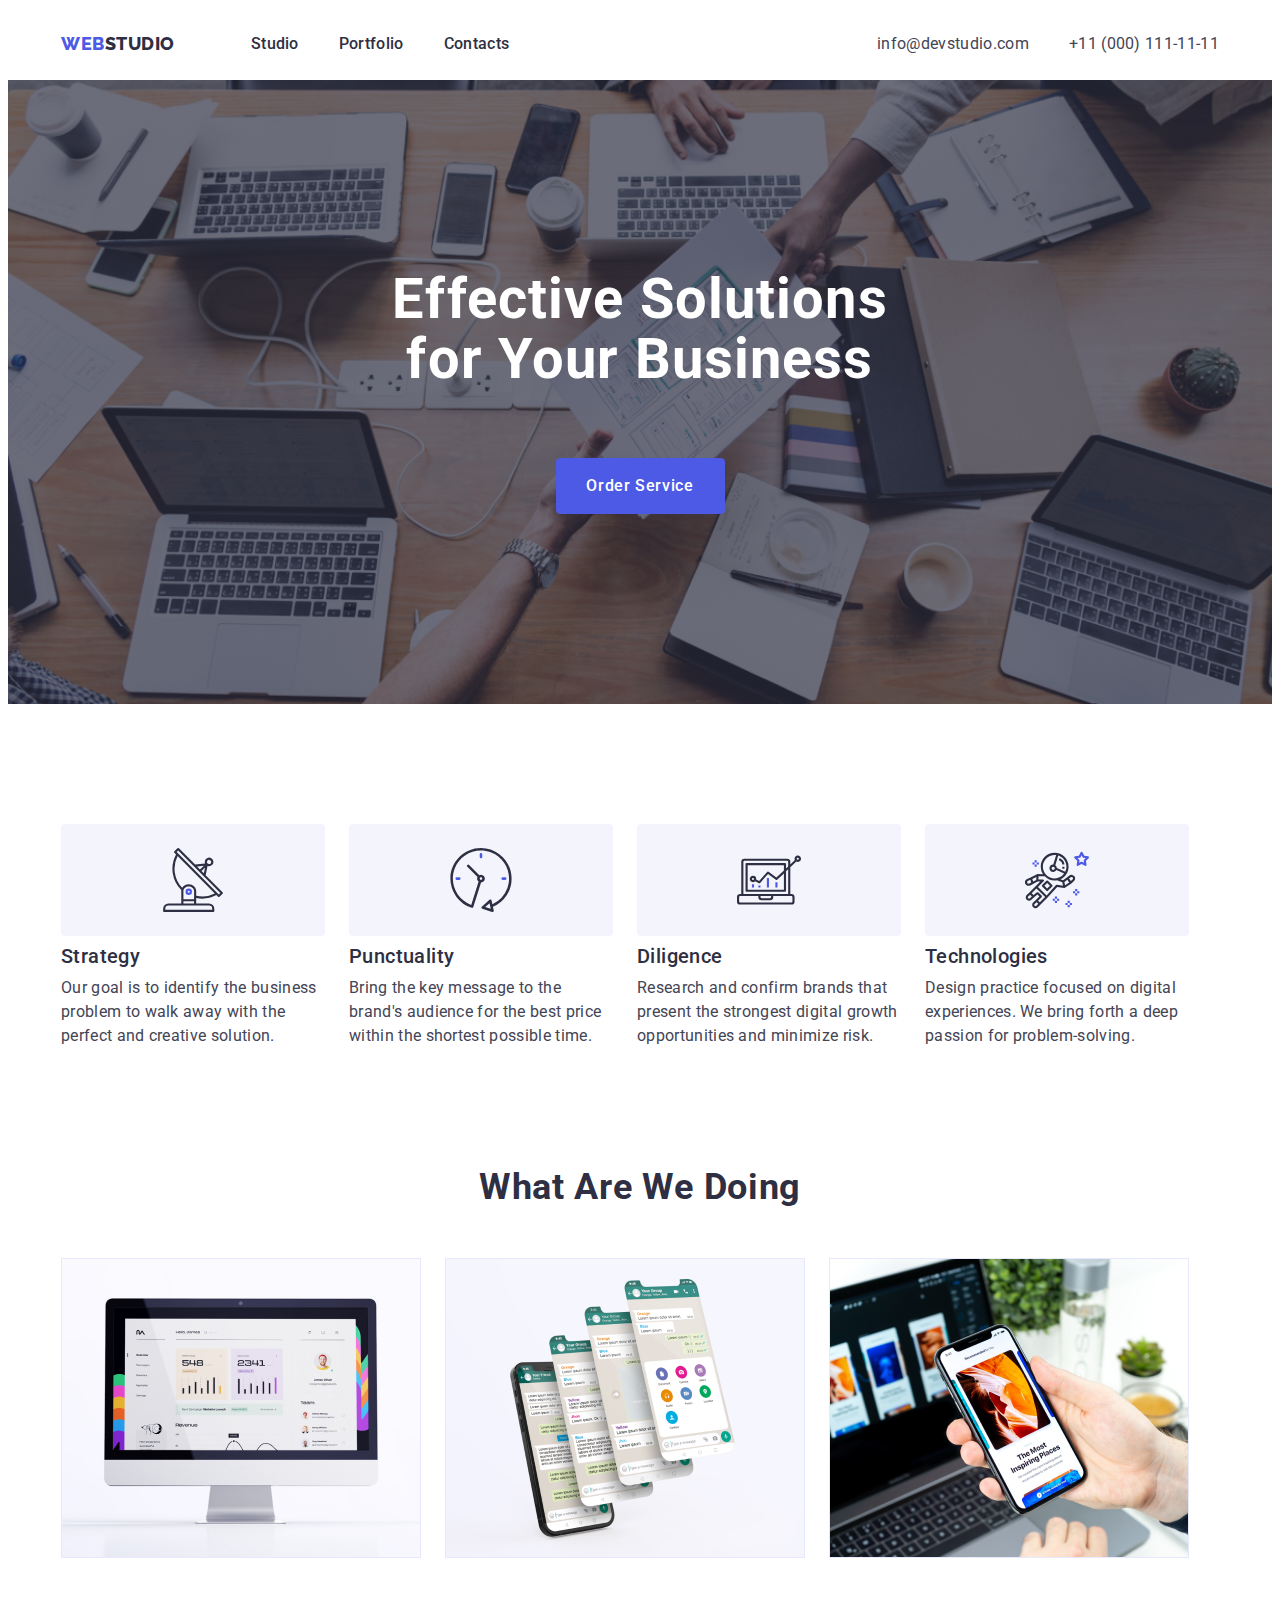
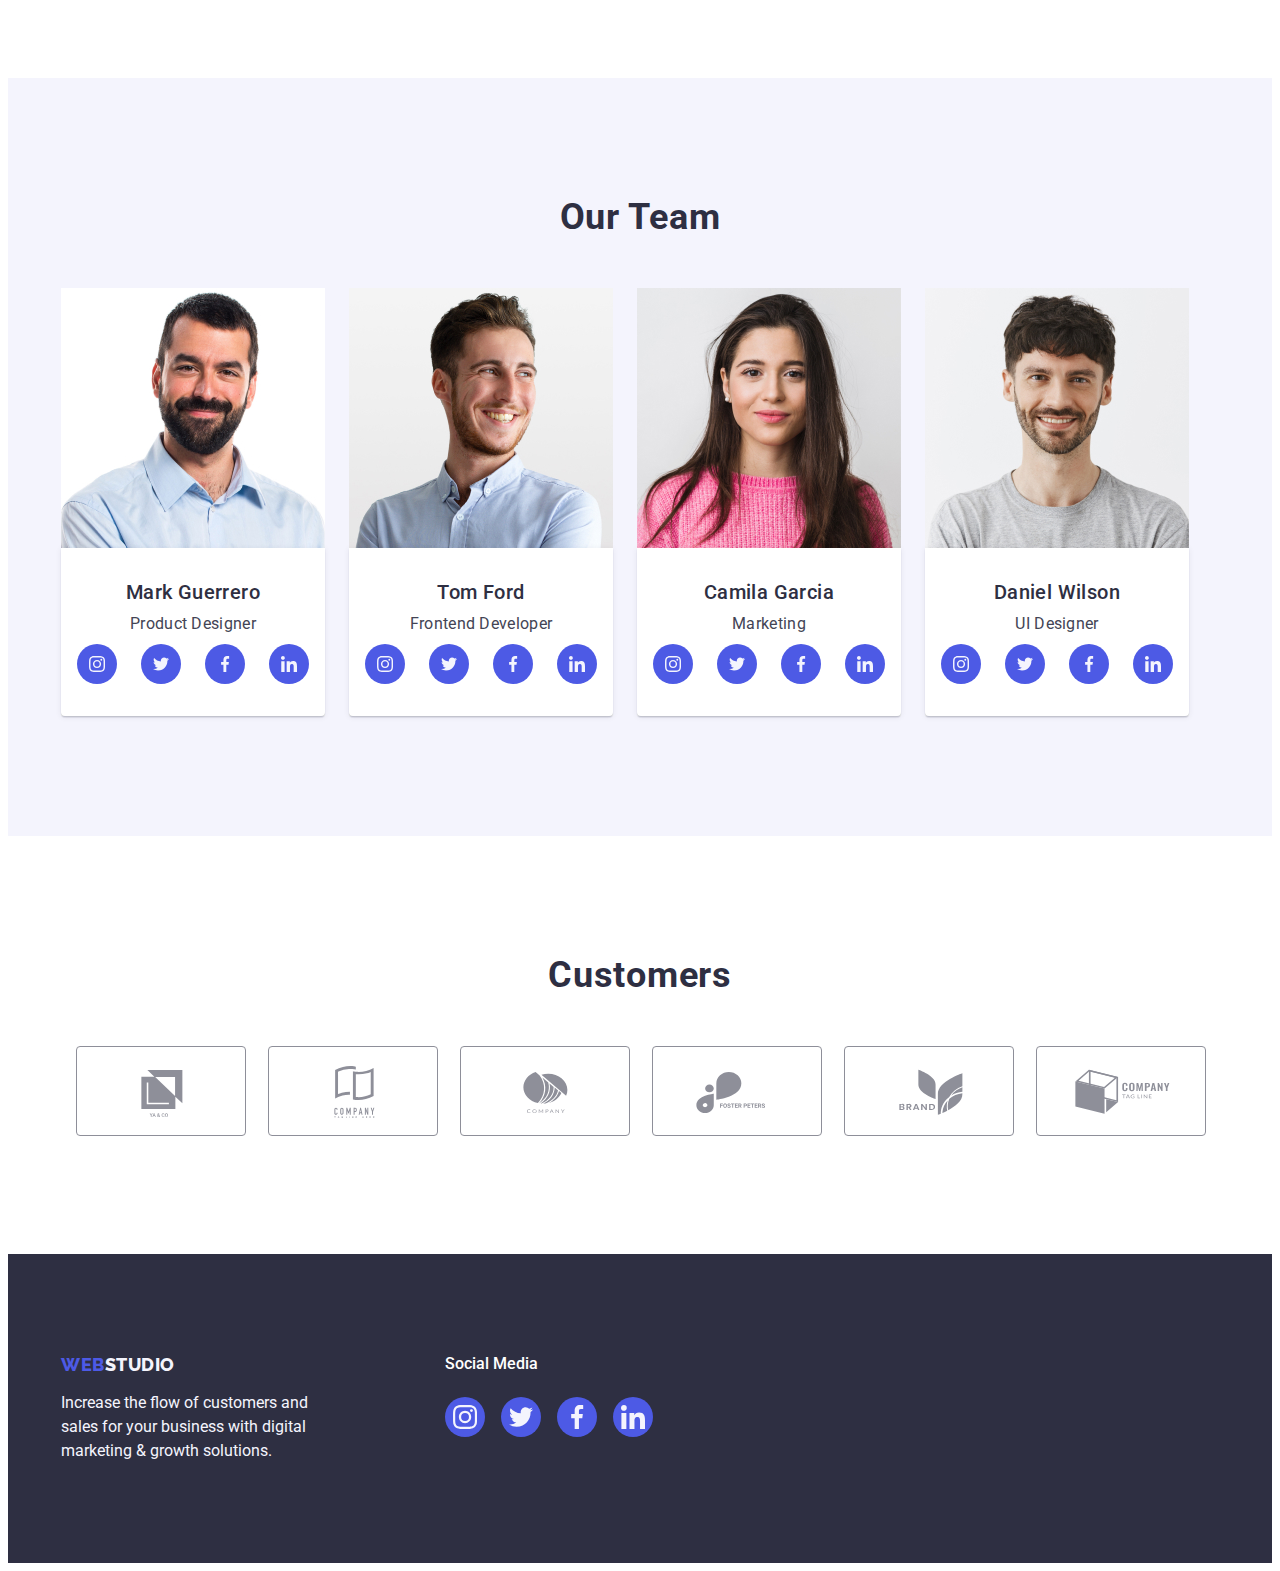
<file: index.html>
<!DOCTYPE html>
<html lang="en">

<head>
    <meta charset="UTF-8">
    <meta http-equiv="X-UA-Compatible" content="IE=edge">
    <meta name="viewport" content="width=device-width, initial-scale=1.0">
    <link rel="preconnect" href="https://fonts.googleapis.com">
    <link rel="preconnect" href="https://fonts.gstatic.com" crossorigin>
    <link href="https://fonts.googleapis.com/css2?family=Raleway:wght@800&family=Roboto:wght@400;500;700&display=swap"
        rel="stylesheet">
    <link rel="stylesheet" href="https://cdnjs.cloudflare.com/ajax/libs/modern-normalize/1.1.0/modern-normalize.min.css"
        integrity="sha512-wpPYUAdjBVSE4KJnH1VR1HeZfpl1ub8YT/NKx4PuQ5NmX2tKuGu6U/JRp5y+Y8XG2tV+wKQpNHVUX03MfMFn9Q=="
        crossorigin="anonymous" referrerpolicy="no-referrer" />
    <link rel="stylesheet" href="./css/styles.css">

    <title>Studio</title>

</head>

<body>
    <header class="header">
        <div class="container header-container">
            <nav class="header-navigation">
                <a href="./index.html" class="logo link"> Web<span class="studio">Studio</span> </a>
                <ul class="list top-menu">
                    <li class=""> <a class="menu link studio-text" href="./index.html"> Studio </a> </li>
                    <li class=""> <a class="menu link portfolio-text" href="./portfolio.html"> <span class=""> Portfolio
                            </span> </a>
                    </li>
                    <li class=""> <a class="menu link contacts-text" href=""> Contacts </a> </li>
                </ul>
            </nav>
            <address class="address">
                <ul class="list top-menu">
                    <li class=""> <a class="adr link mail" href="mailto:info@devstudio.com">info@devstudio.com</a> </li>
                    <li class=""> <a class="adr link" href="tel:+110001111111">+11 (000) 111-11-11</a> </li>
                </ul>
                <!-- blue box -->
            </address>


        </div>
    </header>

    <main>
        <!-- section one-->
        <section class="section">
            <h1 class="caption "> Effective Solutions
                for Your Business
            </h1>
            <button type="button" class="btm">Order Service</button>
        </section>

        <!-- section two -->

        <section class="section-two">
            <div class="container">
                <h2 hidden class="asds">a</h2>
                <ul class="list section-lists">
                    <li class="li-sec-two">
                        <ul class="section-two-icons list">
                            <li class="section-two-item">
                                <svg class="section-two-icon" width="64" height="64">
                                    <use href="./images/icons-2.svg#icon-antenna-1"></use>
                                </svg>
                            </li>
                        </ul>
                        <h3 class="tip company-info-text">Strategy</h3>

                        <p class="para">Our goal is to identify the business
                            problem to walk away with the perfect and creative solution. </p>
                    </li>

                    <li class="li-sec-two">
                        <ul class="section-two-icons list">
                            <li class="section-two-item">
                                <svg class="section-two-icon" width="64" height="64">
                                    <use href="./images/icons-2.svg#icon-clock-1"></use>
                            </li>
                        </ul>
                        <h3 class="tip company-info-text">Punctuality</h3>

                        <p class="para">Bring the key message to the brand's audience for the best price within the
                            shortest
                            possible
                            time.</p>
                    </li>

                    <li class="li-sec-two">
                        <ul class="section-two-icons list">
                            <li class="section-two-item">
                                <svg class="section-two-icon" width="64" height="64">
                                    <use href="./images/icons-2.svg#icon-diagram-1"></use>
                            </li>
                        </ul>
                        <h3 class="tip company-info-text">Diligence</h3>

                        <p class="para">Research and confirm brands that present the strongest digital growth
                            opportunities
                            and minimize
                            risk.

                        </p>

                    </li>

                    <li class="li-sec-two">
                        <ul class="section-two-icons list">
                            <li class="section-two-item">
                                <svg class="section-two-icon" width="64" height="64">
                                    <use href="./images/icons-2.svg#icon-astronaut-1"></use>
                            </li>
                        </ul>
                        <h3 class="tip company-info-text">Technologies</h3>

                        <p class="para">Design practice focused on digital experiences. We bring forth a deep passion
                            for
                            problem-solving.</p>
                    </li>
                </ul>
            </div>

        </section>

        <!-- section three -->

        <section class="section-three">
            <div class="container">

                <h2 class="tip-two">What are we doing</h2>
                <ul class="list section-lists">
                    <li class=""><img src="./images/img--1.jpg" alt="no picture found" width="360"></li>

                    <li class=""><img src="./images/Rectangle--71.jpg" alt="no picture found" width="360"></li>

                    <li class=""><img src="./images/img--3.jpg" alt="no picture found" width="360"> </li>
                </ul>
            </div>
        </section>

        <!-- section four -->

        <section class="section-four">
            <div class="container">
                <h2 class="tip-two">Our Team</h2>
                <ul class="list section-lists">

                    <li class="punkt"><img src="./images/img-4.jpg" alt="no picture found" width="264">
                        <div class="text-photos">
                            <h3 class="tip">Mark Guerrero</h3>
                            <p class="para">Product Designer</p>
                            <ul class="team-soc-list list">
                                <li class="team-soc-item"><a href="" class="team-soc-link link">
                                        <svg class="team-soc-icon" width="16" height="16">
                                            <use href="./images/icons.svg#icon-instagram"></use>
                                        </svg>
                                    </a></li>
                                <li class="team-soc-item"><a href="" class="team-soc-link link">
                                        <svg class="team-soc-icon" width="16" height="16">
                                            <use href="./images/icons.svg#icon-twitter"></use>
                                        </svg>
                                    </a></li>
                                <li class="team-soc-item"><a href="" class="team-soc-link link">
                                        <svg class="team-soc-icon" width="16" height="16">
                                            <use href="./images/icons.svg#icon-facebook"></use>
                                        </svg>
                                    </a></li>
                                <li class="team-soc-item"><a href="" class="team-soc-link link">
                                        <svg class="team-soc-icon" width="16" height="16">
                                            <use href="./images/icons.svg#icon-linkedin"></use>
                                        </svg>
                                    </a></li>
                            </ul>
                        </div>
                    </li>

                    <li class="punkt"><img src="./images/img-2.jpg" alt=" no picture found " width="264">
                        <div class="text-photos">
                            <h3 class="tip">Tom Ford</h3>
                            <p class="para">Frontend Developer</p>
                            <ul class="team-soc-list list">
                                <li class="team-soc-item"><a href="" class="team-soc-link link">
                                        <svg class="team-soc-icon" width="16" height="16">
                                            <use href="./images/icons.svg#icon-instagram"></use>
                                        </svg>
                                    </a></li>
                                <li class="team-soc-item"><a href="" class="team-soc-link link">
                                        <svg class="team-soc-icon" width="16" height="16">
                                            <use href="./images/icons.svg#icon-twitter"></use>
                                        </svg>
                                    </a></li>
                                <li class="team-soc-item"><a href="" class="team-soc-link link">
                                        <svg class="team-soc-icon" width="16" height="16">
                                            <use href="./images/icons.svg#icon-facebook"></use>
                                        </svg>
                                    </a></li>
                                <li class="team-soc-item"><a href="" class="team-soc-link link">
                                        <svg class="team-soc-icon" width="16" height="16">
                                            <use href="./images/icons.svg#icon-linkedin"></use>
                                        </svg>
                                    </a></li>
                            </ul>
                        </div>
                    </li>

                    <li class="punkt"><img src="./images/img-1.jpg" alt=" no picture found " width="264">
                        <div class="text-photos">
                            <h3 class="tip">Camila Garcia</h3>
                            <p class="para">Marketing</p>
                            <ul class="team-soc-list list">
                                <li class="team-soc-item"><a href="" class="team-soc-link link">
                                        <svg class="team-soc-icon" width="16" height="16">
                                            <use href="./images/icons.svg#icon-instagram"></use>
                                        </svg>
                                    </a></li>
                                <li class="team-soc-item"><a href="" class="team-soc-link link">
                                        <svg class="team-soc-icon" width="16" height="16">
                                            <use href="./images/icons.svg#icon-twitter"></use>
                                        </svg>
                                    </a></li>
                                <li class="team-soc-item"><a href="" class="team-soc-link link">
                                        <svg class="team-soc-icon" width="16" height="16">
                                            <use href="./images/icons.svg#icon-facebook"></use>
                                        </svg>
                                    </a></li>
                                <li class="team-soc-item"><a href="" class="team-soc-link link">
                                        <svg class="team-soc-icon" width="16" height="16">
                                            <use href="./images/icons.svg#icon-linkedin"></use>
                                        </svg>
                                    </a></li>
                            </ul>
                        </div>
                    </li>

                    <li class="punkt"><img src="./images/img.jpg" alt=" no picture found " width="264">
                        <div class="text-photos">
                            <h3 class="tip">Daniel Wilson</h3>
                            <p class="para">UI Designer</p>
                            <ul class="team-soc-list list">
                                <li class="team-soc-item"><a href="" class="team-soc-link link">
                                        <svg class="team-soc-icon" width="16" height="16">
                                            <use href="./images/icons.svg#icon-instagram"></use>
                                        </svg>
                                    </a></li>
                                <li class="team-soc-item"><a href="" class="team-soc-link link">
                                        <svg class="team-soc-icon" width="16" height="16">
                                            <use href="./images/icons.svg#icon-twitter"></use>
                                        </svg>
                                    </a></li>
                                <li class="team-soc-item"><a href="" class="team-soc-link link">
                                        <svg class="team-soc-icon" width="16" height="16">
                                            <use href="./images/icons.svg#icon-facebook"></use>
                                        </svg>
                                    </a></li>
                                <li class="team-soc-item"><a href="" class="team-soc-link link">
                                        <svg class="team-soc-icon" width="16" height="16">
                                            <use href="./images/icons.svg#icon-linkedin"></use>
                                        </svg>
                                    </a></li>
                            </ul>
                        </div>
                    </li>
                </ul>
            </div>
        </section>

        <!-- section five -->

        <section class="section-five">
            <div class="container">
                <h2 class="tip-two">Customers</h2>
                <ul class="customers-list list">
                    <li class="customers-item"><a href="" class="customers-link link">
                        <svg class="customers-icon" width="104" height="56">
                            <use href="./images/icons-3.svg#icon-Logo"></use>
                        </svg>
                    </a></li>
                    <li class="customers-item"><a href="" class="customers-link link">
                        <svg class="customers-icon" width="104" height="56">
                            <use href="./images/icons-3.svg#icon-Logo-2"></use>
                        </svg>
                    </a></li>
                    <li class="customers-item"><a href="" class="customers-link link">
                        <svg class="customers-icon" width="104" height="56">
                            <use href="./images/icons-3.svg#icon-Logo-3"></use>
                        </svg>
                    </a></li>
                    <li class="customers-item"><a href="" class="customers-link link">
                        <svg class="customers-icon" width="104" height="56">
                            <use href="./images/icons-3.svg#icon-Logo-4"></use>
                        </svg>
                    </a></li>
                    <li class="customers-item"><a href="" class="customers-link link">
                        <svg class="customers-icon" width="104" height="56">
                            <use href="./images/icons-3.svg#icon-Logo-5"></use>
                        </svg>
                    </a></li>
                    <li class="customers-item"><a href="" class="customers-link link">
                        <svg class="customers-icon" width="104" height="56">
                            <use href="./images/icons-3.svg#icon-Logo-6"></use>
                        </svg>
                    </a></li>
                </ul>
            </div>
        </section>
    </main>


    <footer class="footer">
        <div class="container footer-container">
            <ul class="footer-text-display list">
                <li class="footer-text-display-inc"><a href="./index.html" class="logo link footer-logo"> Web<span
                            class="studio-two">Studio</span> </a>
                    <p class="footer-text"> Increase the flow of customers and sales for your business with digital
                        marketing &
                        growth solutions.
                    </p>
                </li>
                <li class="footer-text-display-inc">
                    <p class="socials-footer"> Social Media </p>
                    <ul class="team-soc-list-2 list footer-soc-list">
                        <li class="team-soc-item"><a href="" class="team-soc-link-footer link">
                                <svg class="team-soc-icon" width="24" height="24">
                                    <use href="./images/icons.svg#icon-instagram"></use>
                                </svg>
                            </a></li>
                        <li class="team-soc-item"><a href="" class="team-soc-link-footer link">
                                <svg class="team-soc-icon" width="24" height="24">
                                    <use href="./images/icons.svg#icon-twitter"></use>
                                </svg>
                            </a></li>
                        <li class="team-soc-item"><a href="" class="team-soc-link-footer link">
                                <svg class="team-soc-icon" width="24" height="24">
                                    <use href="./images/icons.svg#icon-facebook"></use>
                                </svg>
                            </a></li>
                        <li class="team-soc-item"><a href="" class="team-soc-link-footer link">
                                <svg class="team-soc-icon" width="24" height="24">
                                    <use href="./images/icons.svg#icon-linkedin"></use>
                                </svg>
                            </a></li>
                    </ul>
                </li>
            </ul>
        </div>
    </footer>
</body>

</html>
</file>
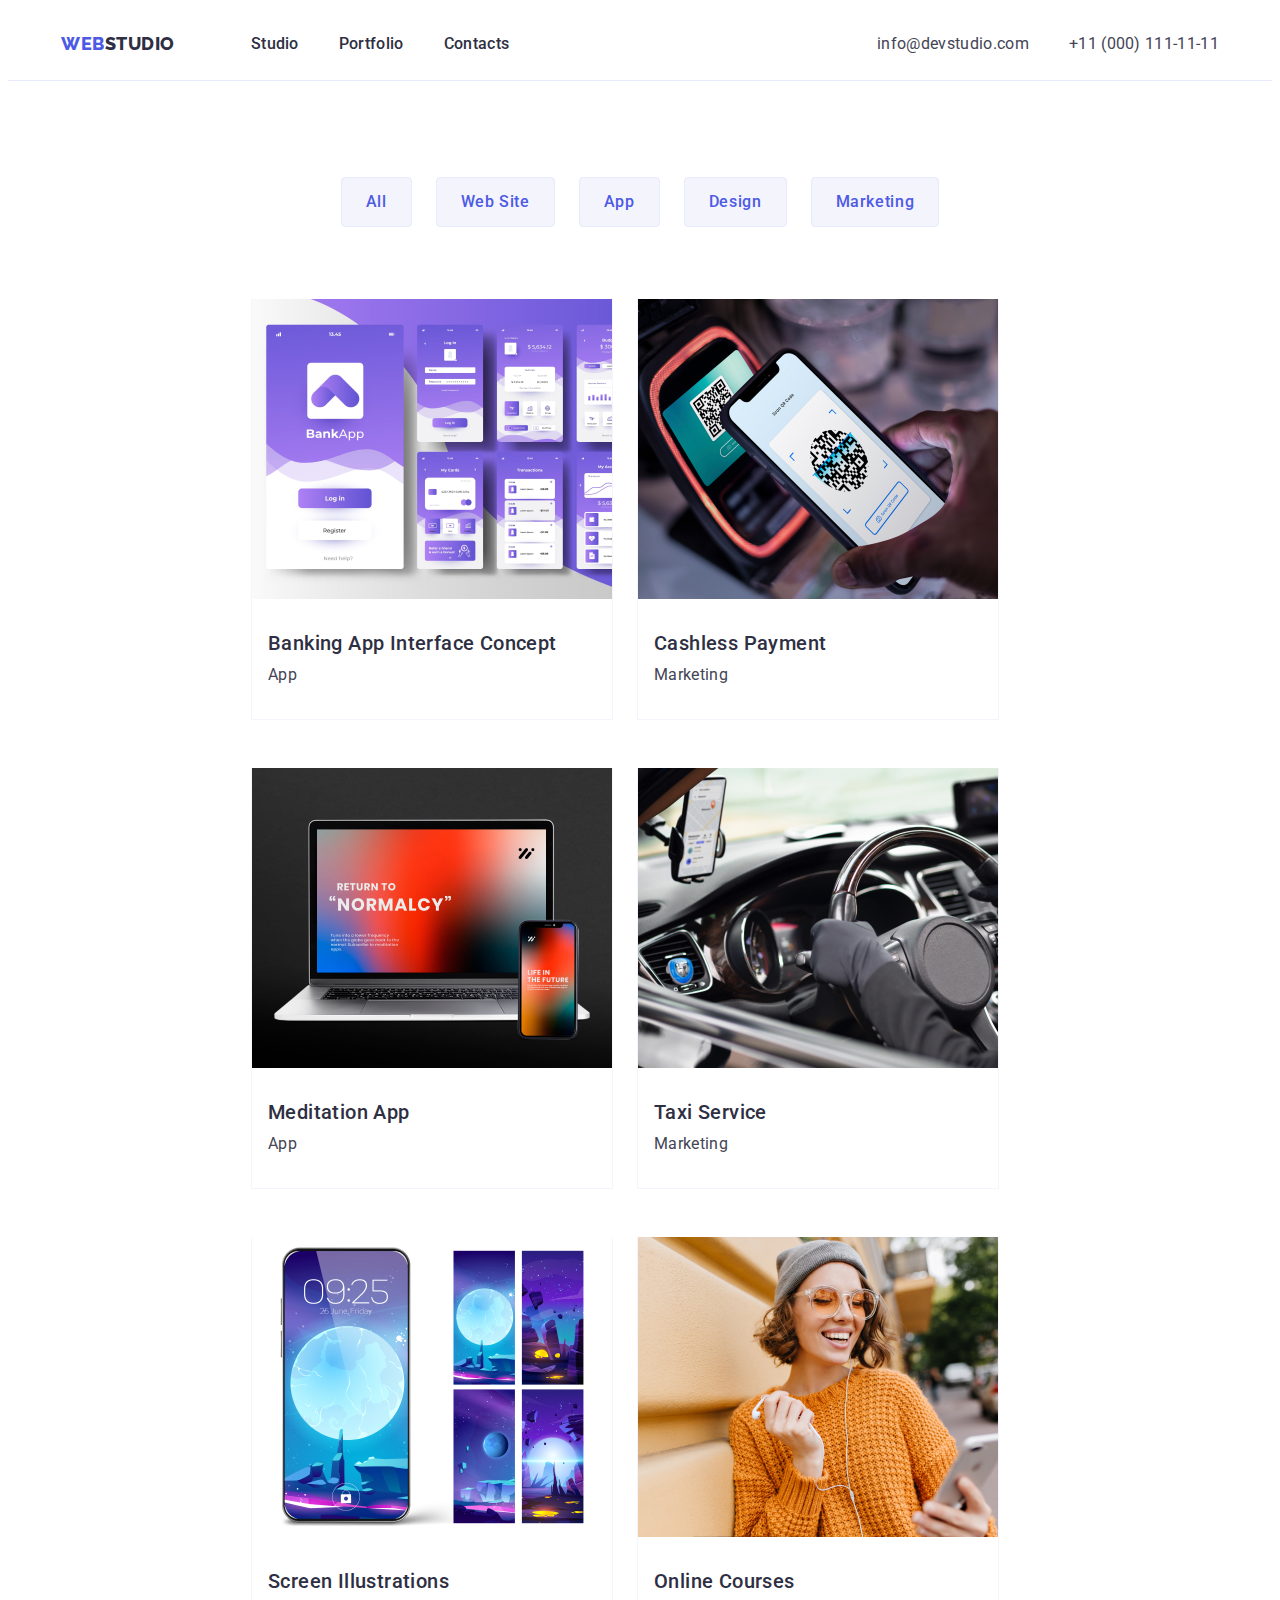
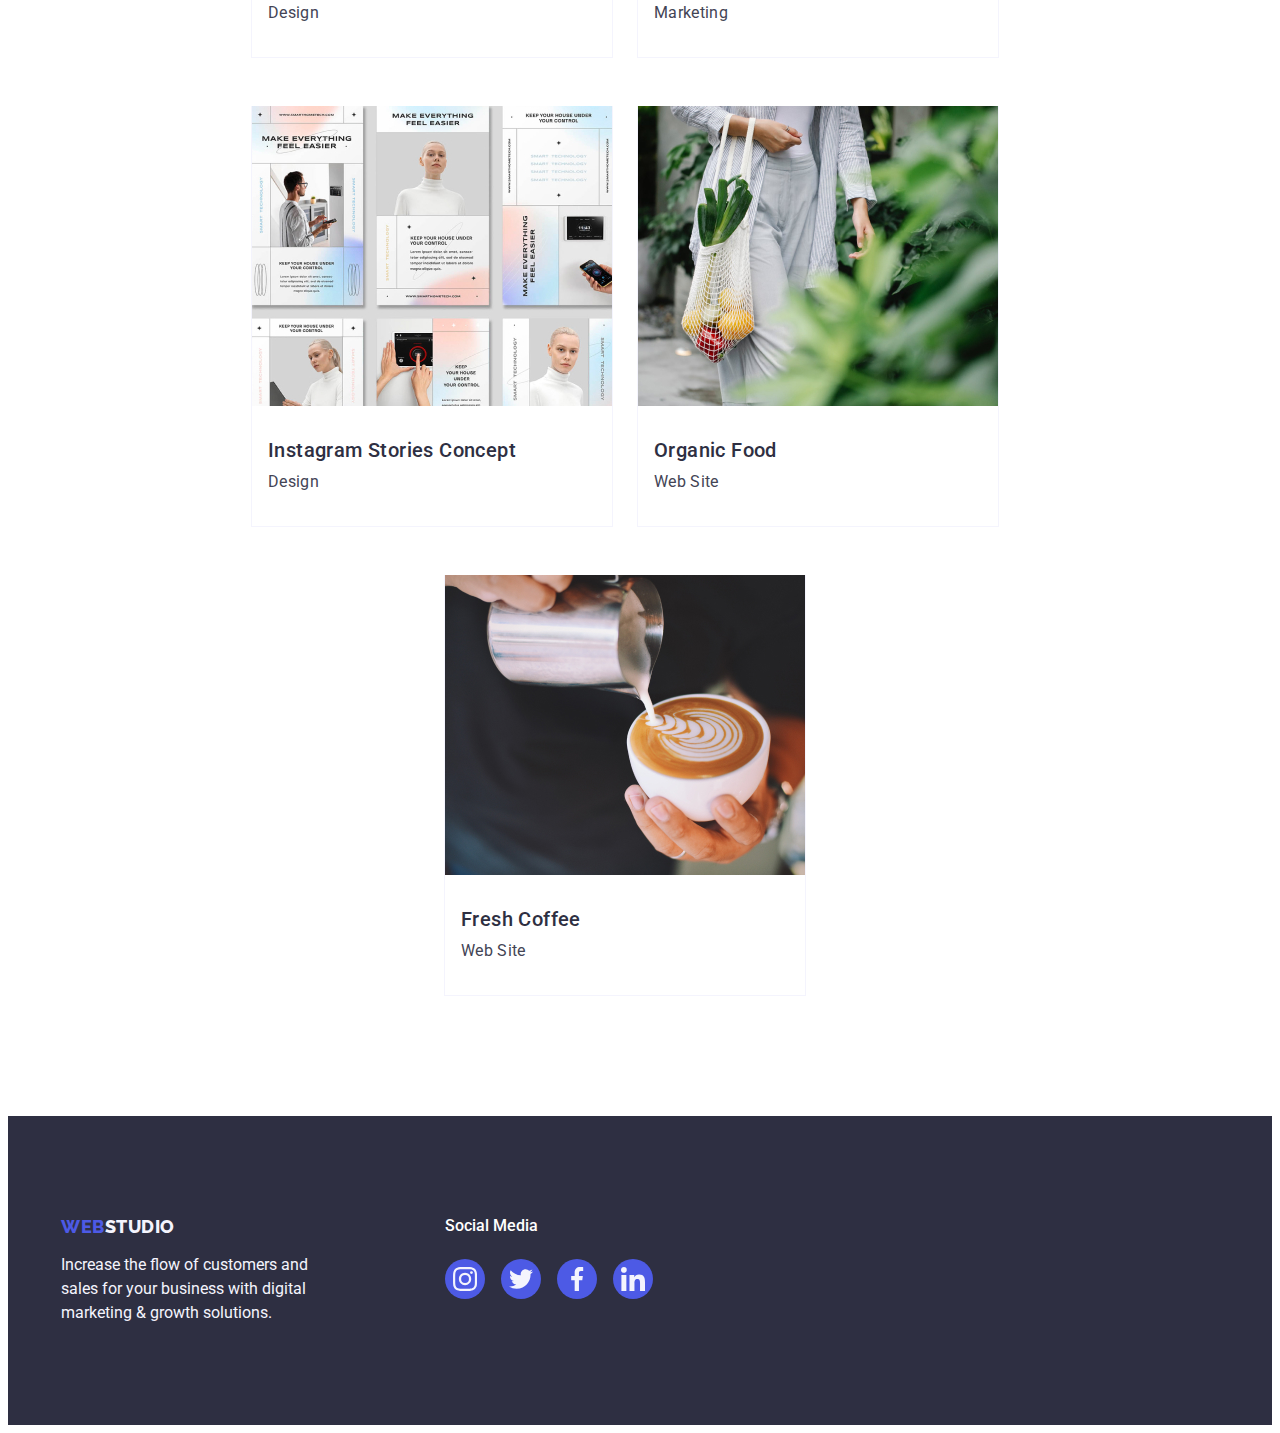
<file: portfolio.html>
<!DOCTYPE html>
<html lang="en">

<head>
    <meta charset="UTF-8">
    <meta http-equiv="X-UA-Compatible" content="IE=edge">
    <meta name="viewport" content="width=device-width, initial-scale=1.0">
    <link rel="preconnect" href="https://fonts.googleapis.com">
    <link rel="preconnect" href="https://fonts.gstatic.com" crossorigin>
    <link href="https://fonts.googleapis.com/css2?family=Raleway:wght@800&family=Roboto:wght@400;500;700&display=swap"
        rel="stylesheet">
    <link rel="stylesheet" href="https://cdnjs.cloudflare.com/ajax/libs/modern-normalize/1.1.0/modern-normalize.min.css"
        integrity="sha512-wpPYUAdjBVSE4KJnH1VR1HeZfpl1ub8YT/NKx4PuQ5NmX2tKuGu6U/JRp5y+Y8XG2tV+wKQpNHVUX03MfMFn9Q=="
        crossorigin="anonymous" referrerpolicy="no-referrer" />
    <link rel="stylesheet" href="./css/styles.css">

    <title>Studio</title>


</head>

<body>
    <header class="header portfolio-header">
        <div class="container header-container">
            <nav class="header-navigation">
                <a href="./index.html" class="logo link"> Web<span class="studio">Studio</span> </a>
                <ul class="list top-menu">
                    <li class=""> <a class="menu link studio-text" href="./index.html"> Studio </a> </li>
                    <li class=""> <a class="menu link portfolio-text" href="./portfolio.html"> <span class=""> Portfolio
                            </span> </a>
                    </li>
                    <li class=""> <a class="menu link contacts-text" href=""> Contacts </a> </li>
                </ul>
            </nav>
            <address class="address">
                <ul class="list top-menu ">
                    <li class=""> <a class="adr link mail" href="mailto:info@devstudio.com">info@devstudio.com</a> </li>
                    <li class=""> <a class="adr link" href="tel:+110001111111">+11 (000) 111-11-11</a> </li>
                </ul>
                <!-- blue box -->
            </address>


        </div>
    </header>

    <main>

        <!-- div with buttons -->
        <section class="sec">
            <div class="container">
            <h1 hidden> asd </h1>
            <ul class="list container-portfolio btn-portfolio">
                <li class=""> <button type="button" style="cursor: pointer;" class="all">All</button> </li>
                <li class=""> <button type="button" style="cursor: pointer;" class="all">Web Site</button> </li>
                <li class=""> <button type="button" style="cursor: pointer;" class="all">App</button> </li>
                <li class=""> <button type="button" style="cursor: pointer;" class="all">Design</button> </li>
                <li class=""> <button type="button" style="cursor: pointer;" class="all">Marketing</button> </li>
            </ul>
            <ul class="list portfolio-list">
                <li class="li-port"> <a href="" class="link"> <img src="./images/img-8.jpg" alt="no picture found"
                            width="360">
                            <div class="portfolio-groups">
                        <h2 class="tip portfolio-pics-text">Banking App Interface Concept</h2>
                        <p class="para portfolio-pics-text-2">App</p>
                    </div>
                    </a>
                </li>


                <li class="li-port"> <a href="" class="link"> <img src="./images/img-7.jpg" alt="no picture found"
                            width="360">
                            <div class="portfolio-groups">
                        <h2 class="tip portfolio-pics-text">Cashless Payment</h2>
                        <p class="para portfolio-pics-text-2">Marketing</p>
                    </div>
                    </a>
                </li>

                <li class="li-port"> <a href="" class="link"> <img src="./images/img-6.jpg" alt="no picture found"
                            width="360">
                            <div class="portfolio-groups">
                        <h2 class="tip portfolio-pics-text ">Meditation App</h2>
                        <p class="para portfolio-pics-text-2">App</p>
                    </div>
                    </a>
                </li>

                <li class="li-port"> <a href="" class="link"> <img src="./images/img-5.jpg" alt="no picture found"
                            width="360">
                            <div class="portfolio-groups">
                        <h2 class="tip portfolio-pics-text">Taxi Service</h2>
                        <p class="para portfolio-pics-text-2">Marketing</p>
                    </div>
                    </a>
                </li>

                <li class="li-port"> <a href="" class="link"> <img src="./images/img-14.jpg" alt="no picture found"
                            width="360">
                            <div class="portfolio-groups">
                        <h2 class="tip portfolio-pics-text">Screen Illustrations</h2>
                        <p class="para portfolio-pics-text-2">Design</p>
                    </div>
                    </a>
                </li>

                <li class="li-port"> <a href="" class="link"> <img src="./images/img-3.jpg" alt="no picture found"
                            width="360">
                            <div class="portfolio-groups">
                        <h2 class="tip portfolio-pics-text">Online Courses</h2>
                        <p class="para portfolio-pics-text-2">Marketing</p>
                    </div>
                    </a>
                </li>


                <li class="li-port li-btm-space"> <a href="" class="link"> <img src="./images/img-12.jpg"
                            alt="no picture found" width="360">
                            <div class="portfolio-groups">
                        <h2 class="tip portfolio-pics-text">Instagram Stories Concept</h2>
                        <p class="para portfolio-pics-text-2">Design</p>
                    </div>
                    </a>
                </li>

                <li class="li-port li-btm-space"> <a href="" class="link"> <img src="./images/img-11.jpg"
                            alt="no picture found" width="360">
                            <div class="portfolio-groups">
                        <h2 class="tip portfolio-pics-text">Organic Food</h2>
                        <p class="para portfolio-pics-text-2">Web Site</p>
                    </div>
                    </a>
                </li>

                <li class="li-port li-btm-space"> <a href="" class="link"> <img src="./images/img-9.jpg"
                            alt="no picture found" width="360">
                            <div class="portfolio-groups">
                        <h2 class="tip portfolio-pics-text">Fresh Coffee</h2>
                        <p class="para portfolio-pics-text-2">Web Site</p>
                    </div>
                    </a>
                </li>
            </ul>
        </div>
        </section>

    </main>

    <footer class="footer">
        <div class="container footer-container">
            <ul class="footer-text-display list">
                <li class="footer-text-display-inc"><a href="./index.html" class="logo link footer-logo"> Web<span
                            class="studio-two">Studio</span> </a>
                    <p class="footer-text"> Increase the flow of customers and sales for your business with digital
                        marketing &
                        growth solutions.
                    </p>
                </li>
                <li class="footer-text-display-inc">
                    <p class="socials-footer"> Social Media </p>
                    <ul class="team-soc-list-2 list footer-soc-list">
                        <li class="team-soc-item"><a href="" class="team-soc-link-footer link">
                                <svg class="team-soc-icon" width="24" height="24">
                                    <use href="./images/icons.svg#icon-instagram"></use>
                                </svg>
                            </a></li>
                        <li class="team-soc-item"><a href="" class="team-soc-link-footer link">
                                <svg class="team-soc-icon" width="24" height="24">
                                    <use href="./images/icons.svg#icon-twitter"></use>
                                </svg>
                            </a></li>
                        <li class="team-soc-item"><a href="" class="team-soc-link-footer link">
                                <svg class="team-soc-icon" width="24" height="24">
                                    <use href="./images/icons.svg#icon-facebook"></use>
                                </svg>
                            </a></li>
                        <li class="team-soc-item"><a href="" class="team-soc-link-footer link">
                                <svg class="team-soc-icon" width="24" height="24">
                                    <use href="./images/icons.svg#icon-linkedin"></use>
                                </svg>
                            </a></li>
                    </ul>
                </li>
            </ul>
        </div>
    </footer>
</body>

</html>
</file>
<file: css/styles.css>
:root {
    --main-title-color: #2E2F42;


}

p,
h1,
h2,
h3,
h4,
h5,
h6 {
    margin: 0;
}


button {
    cursor: pointer;
}

address {
    font-style: normal;
}

body {
    color: #434455;
    font-family: "Roboto", sans-serif;


}

img {
    display: block;
}


.header {
    display: flex;
    align-items: center;

}

.container {
    width: 1158px;
    padding-left: 15px;
    padding-right: 15px;
    margin: 0 auto;



}

.logo {
    font-family: "Raleway", sans-serif;
    font-weight: 800;
    font-size: 18px;
    line-height: 1.17;
    letter-spacing: 0.03em;
    text-transform: uppercase;
    color: #4d5ae5;
    margin-right: 76px;

}

.header-navigation {
    display: flex;
    align-items: center;
    margin-right: auto;
}

.header-container {
    display: flex;


}

.link {
    text-decoration: none;
}

.studio {
    color: var(--main-title-color);
}

.list {
    list-style: none;
    padding: 0;
    margin: 0;
}

.menu {
    font-weight: 500;
    font-size: 16px;
    line-height: 1.5;
    letter-spacing: 0.02em;
    color: var(--main-title-color);
    font-style: normal;
}

.menu:hover {
    color: #404bbf;
}

.menu:focus {
    color: #404bbf;
}

.address {
    font-style: normal;
}

.adr {
    font-size: 16px;
    line-height: 1.5;
    letter-spacing: 0.02em;
    color: #434455;
}

.adr:focus {
    color: #404bbf;
}

.adr:hover {
    color: #404bbf;
}

.section {
    background-color: var(--main-title-color);
    padding-top: 190px;
    padding-bottom: 190px;
    display: flex;
    align-items: center;
    flex-direction: column;
    background-image: linear-gradient(rgba(46, 47, 66, 0.7), rgba(46, 47, 66, 0.7)), url(../images/people-office-1.jpg);
    background-repeat: no-repeat;
    background-position: center;
    background-size: cover;
}

.caption {
    width: 500px;
    height: 140px;
    font-size: 56px;
    line-height: 1.07;
    letter-spacing: 0.02em;
    color: #ffffff;
    margin-bottom: 48px;
    text-align: center;

}

.btm {
    width: 169px;
    height: 56px;
    font-family: "Roboto", sans-serif;
    background-color: #4D5AE5;
    font-weight: 500;
    font-size: 16px;
    line-height: 1.5;
    letter-spacing: 0.04em;
    color: #ffffff;
    cursor: pointer;
    display: block;
    border-radius: 4px;
    border: 1px solid #4D5AE5;



}

.btm:hover {
    color: white;
    background-color: #404BBF;
}

.btm:focus {
    color: #404BBF;
    background-color: #404BBF;
}

.tip {
    font-weight: 500;
    font-size: 20px;
    line-height: 1.2;
    letter-spacing: 0.02em;
    color: var(--main-title-color);
    margin-bottom: 8px;
}

.para {
    font-size: 16px;
    line-height: 1.5;
    letter-spacing: 0.02em;
    color: #434455;

}

.tip-two {
    font-size: 36px;
    line-height: 1.11;
    text-align: center;
    letter-spacing: 0.02em;
    text-transform: capitalize;
    color: var(--main-title-color);
    margin-bottom: 50px;
}

.section-four {
    background-color: #F4F4FD;
    padding-top: 120px;
    padding-bottom: 120px;
}

.punkt {
    background-color: #FFFFFF;
    display: flex;
    flex-direction: column;
    align-items: center;

}

.footer {
    background-color: var(--main-title-color);
    padding-top: 100px;
    padding-bottom: 100px;
}

.studio-two {
    color: #f4f4fd;
}

.all {
    height: 50px;
    font-family: "Roboto", sans-serif;
    font-weight: 500;
    font-size: 16px;
    line-height: 1.5;
    letter-spacing: 0.04em;
    color: #4d5ae5;
    background-color: #F4F4FD;
    border: 1px solid #E7E9FC;
    border-radius: 4px;
    padding-top: 12px;
    padding-bottom: 12px;
    padding-right: 24px;
    padding-left: 24px;
}

.all:hover {
    color: #FFFFFF;
    background-color: #404BBF;
    box-shadow: 0px 3px 1px rgba(0, 0, 0, 0.1), 0px 2px 1px rgba(0, 0, 0, 0.08), 0px 2px 2px rgba(0, 0, 0, 0.12);
}

.all:focus {
    color: #FFFFFF;
    background-color: #404BBF;
    box-shadow: 0px 3px 1px rgba(0, 0, 0, 0.1), 0px 2px 1px rgba(0, 0, 0, 0.08), 0px 2px 2px rgba(0, 0, 0, 0.12);
}

.top-menu {
    display: flex;
    gap: 40px;
    margin: 0;
    padding-bottom: 24px;
    padding-top: 24px;
}

.section-lists {
    margin: 0;
    padding-left: 0;
    display: flex;
    gap: 24px;
}

.portfolio-list {
    margin: 0;
    padding-left: 0;
    display: flex;
    flex-wrap: wrap;
    justify-content: center;
    gap: 48px 24px;
    width: 1128px;

}

.footer-text {
    color: #F4F4FD;
    width: 264px;
    line-height: 24px;
    margin-top: 16px;

}

.footer-container {
    display: flex;
    flex-wrap: wrap;
    flex-direction: column;
}

.footer-logo {}

.portfolio-header {
    border-bottom: 1px solid #E7E9FC;
}

.container-portfolio {
    display: flex;
    justify-content: center;
    align-items: center;
    gap: 24px;
}

.btn-portfolio {
    margin-bottom: 72px;
    margin-top: 96px;
    padding: 0;
}

.li-port {
    border-bottom: 1px solid #F4F4FD;
    border-left: 1px solid #F4F4FD;
    border-right: 1px solid #F4F4FD;
    width: 360px;
}

.li-port:hover {
    box-shadow: 0px 1px 6px rgba(46, 47, 66, 0.08), 0px 1px 1px rgba(46, 47, 66, 0.16), 0px 2px 1px rgba(46, 47, 66, 0.08);
}

.li-port:focus {
    box-shadow: 0px 1px 6px rgba(46, 47, 66, 0.08), 0px 1px 1px rgba(46, 47, 66, 0.16), 0px 2px 1px rgba(46, 47, 66, 0.08);
}

.portfolio-pics-text {}

.li-btm-space {}

.section-three {
    padding-bottom: 120px;
    padding-top: 120px;
}

.section-two {
    padding-top: 120px;
}

.text-photos {
    padding-bottom: 32px;
    padding-top: 32px;
    display: flex;
    flex-direction: column;
    align-items: center;
    box-shadow: 0px 1px 6px rgba(46, 47, 66, 0.08), 0px 1px 1px rgba(46, 47, 66, 0.16), 0px 2px 1px rgba(46, 47, 66, 0.08);
    border-radius: 0px 0px 4px 4px;
    background-color: #FFFFFF;

}

.li-sec-two {
    width: 264px;
}

.sec {
    padding-bottom: 120px;
}

.portfolio-groups {
    padding-top: 32px;
    padding-bottom: 32px;
    padding-left: 16px;
    padding-right: 16px;
}

.portfolio-pics-text-2 {}

.portfolio-pics-text {}

.text-photos {
    padding-bottom: 32px;
    padding-top: 32px;
    display: flex;
    flex-direction: column;
    align-items: center;

}

.team-soc-list {
    display: flex;
    justify-content: center;
    gap: 24px;
    padding-right: 16px;
    padding-left: 16px;
    margin-top: 8px;
}

.team-soc-item {
    width: 40px;
    height: 40px;
}

.team-soc-link {
    width: 100%;
    height: 100%;
    border-radius: 50%;
    background-color: #4D5AE5;
    display: flex;
    align-items: center;
    justify-content: center;
}

.team-soc-icon {
    fill: #F4F4FD;
}

.team-soc-link:hover {
    background-color: #404BBF;
}

.team-soc-link:focus {
    background-color: #404BBF;
}

.footer-text-display {
    display: flex;
}

.socials-footer {
    color: white;
    font-weight: 500;
    padding-left: 120px;
    padding-bottom: 16px;
}

.footer-soc-list {
    padding-left: 120px;
}

.section-two-icons {
    display: flex;
    align-items: center;
    justify-content: center;
    gap: 24px;
    padding-left: 0;
}

.section-two-item {
    width: 264px;
    height: 112px;
    background-color: #F4F4FD;
    display: block;
    border-radius: 4px;
    display: flex;
    align-items: center;
    justify-content: center;

}

/* .section-two-link {
    width: 100%;
    height: 100%;
    background-color: #F4F4FD;
    display: block;
    border-radius: 4px;
} */

.company-info-text {
    padding-top: 8px;
}

.section-five {
    padding-top: 120px;
    padding-bottom: 120px;
}

.customers-list {
    display: flex;
    justify-content: center;
    gap: 24px;
}

.customers-item {
    width: 168px;
    height: 88px;

}

.customers-link {
    width: 100%;
    height: 100%;
    display: flex;
    align-items: center;
    justify-content: center;
    border-radius: 4px;
    border: 1px solid #8E8F99;
    fill: #8E8F99;
    background-color: #FFFFFF;
}

/* .customers-icon {
    fill: currentColor;
} */

.customers-link:hover {
    border-color: #404BBF;
    fill: #404BBF;
}

.customers-link:focus {
    border-color: #404BBF;
    fill: #404BBF;
}

.team-soc-link-footer {
    width: 100%;
    height: 100%;
    border-radius: 50%;
    background-color: #4D5AE5;
    display: flex;
    align-items: center;
    justify-content: center;
}

.team-soc-link-footer:hover {
    background-color: #31D0AA;
}

.team-soc-link-footer:focus {
    background-color: #31D0AA;
}

.team-soc-list-2 {
    display: flex;
    justify-content: center;
    align-items: center;
    gap: 16px;
    padding-right: 16px;
    margin-top: 8px;
}
</file>
